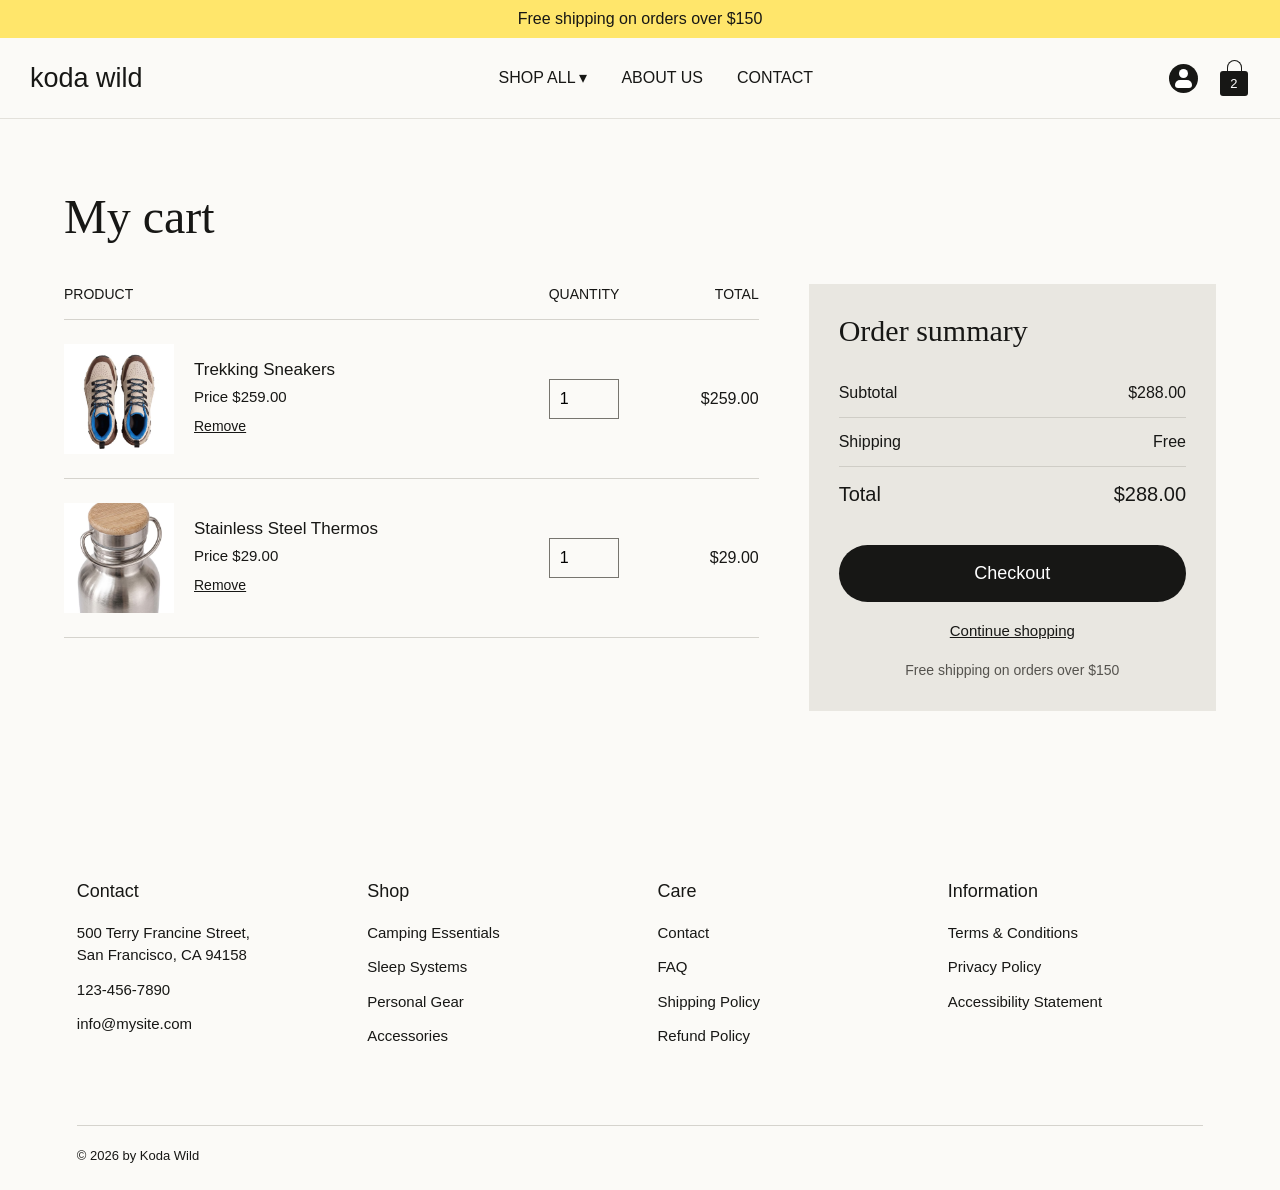
<file: cart.html>
<!DOCTYPE html>
<html lang="en">
<head>
    <meta charset="UTF-8">
    <meta name="viewport" content="width=device-width, initial-scale=1.0">
    <title>Cart | Koda Wild</title>
    <link rel="stylesheet" href="style.css">
    <link rel="stylesheet" href="cart.css">
</head>
<body>
    <header>
        <div class="shipping-bar">
            <p>Free shipping on orders over $150</p>
        </div>

        <div class="header">
            <a href="index.html" class="logo">koda wild</a>
            <nav class="main-links">
                <div class="dropdown">
                    <a href="shop.html">Shop all &#9662;</a>
                    <div class="dropdown-menu">
                        <a href="shop.html">Camping Essentials</a>
                        <a href="shop.html">Sleep Systems</a>
                        <a href="shop.html">Personal Gear</a>
                        <a href="shop.html">Accessories</a>
                    </div>
                </div>
                <a href="about.html">About us</a>
                <a href="contact.html">Contact</a>
            </nav>
            <div class="header-links">
                <a href="login.html" class="account" aria-label="Account">
                    <div class="account-head"></div>
                    <div class="account-body"></div>
                </a>
                <a href="cart.html" class="bag" aria-label="Shopping bag">
                    <div class="bag-handle"></div>
                    <div class="bag-shape">2</div>
                </a>
            </div>
        </div>
    </header>
    <main>

        <section class="cart">
            <h1>My cart</h1>
            <div class="cart-layout">
                <div class="cart-items">
                    <div class="cart-head">
                        <p>Product</p>
                        <p>Quantity</p>
                        <p>Total</p>
                    </div>
                    <div class="cart-item">
                        <div class="cart-product">
                            <a href="#" class="cart-picture">
                                <img src="pictures/c837a6_ed8ea89dba534d4bb17a308eb09ec2ab~mv2.avif" alt="Trekking sneakers">
                            </a>
                            <div class="cart-info">
                                <h3>Trekking Sneakers</h3>
                                <p>Price $259.00</p>
                                <a href="#" class="remove">Remove</a>
                            </div>
                        </div>
                        <input type="number" class="cart-qty" value="1" min="1" aria-label="Quantity">
                        <p class="cart-total">$259.00</p>
                    </div>
                    <div class="cart-item">
                        <div class="cart-product">
                            <a href="#" class="cart-picture">
                                <img src="pictures/c837a6_e4f8593816f64dd8a1f34f2ace7021d4~mv2.avif" alt="Stainless steel thermos">
                            </a>
                            <div class="cart-info">
                                <h3>Stainless Steel Thermos</h3>
                                <p>Price $29.00</p>
                                <a href="#" class="remove">Remove</a>
                            </div>
                        </div>
                        <input type="number" class="cart-qty" value="1" min="1" aria-label="Quantity">
                        <p class="cart-total">$29.00</p>
                    </div>
                </div>

                <div class="cart-summary">
                    <h2>Order summary</h2>
                    <div class="summary-row">
                        <p>Subtotal</p>
                        <p>$288.00</p>
                    </div>
                    <div class="summary-row">
                        <p>Shipping</p>
                        <p>Free</p>
                    </div>
                    <div class="summary-row total">
                        <p>Total</p>
                        <p>$288.00</p>
                    </div>
                    <a href="#" class="button black-button">Checkout</a>
                    <a href="shop.html" class="continue">Continue shopping</a>
                    <p class="note">Free shipping on orders over $150</p>
                </div>
            </div>
        </section>
    </main>

    <footer class="site-footer">
        <div class="footer-part">
            <h2>Contact</h2>
            <p>500 Terry Francine Street,<br>San Francisco, CA 94158</p>
            <p>123-456-7890</p>
            <p>info@mysite.com</p>
        </div>
        <div class="footer-part">
            <h2>Shop</h2>
            <a href="shop.html">Camping Essentials</a>
            <a href="shop.html">Sleep Systems</a>
            <a href="shop.html">Personal Gear</a>
            <a href="shop.html">Accessories</a>
        </div>
        <div class="footer-part">
            <h2>Care</h2>
            <a href="contact.html">Contact</a>
            <a href="about.html#faq">FAQ</a>
            <a href="#">Shipping Policy</a>
            <a href="#">Refund Policy</a>
        </div>
        <div class="footer-part">
            <h2>Information</h2>
            <a href="#">Terms &amp; Conditions</a>
            <a href="#">Privacy Policy</a>
            <a href="#">Accessibility Statement</a>
        </div>
        <p class="copyright">&copy; 2026 by Koda Wild</p>
    </footer>
</body>
</html>
</file>
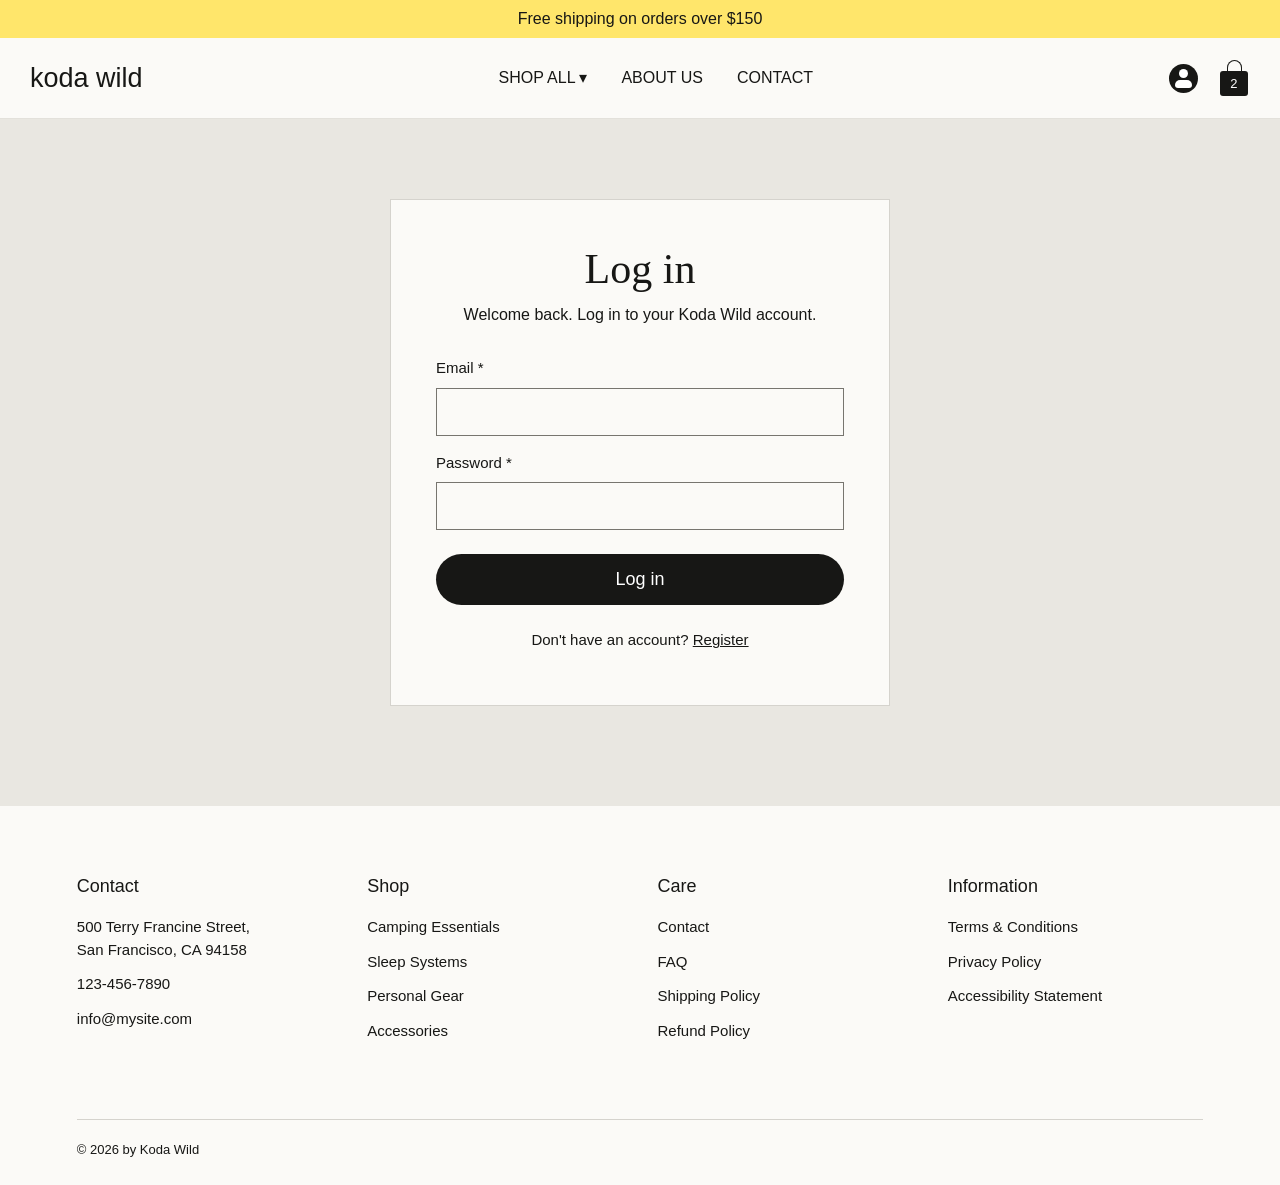
<file: login.html>
<!DOCTYPE html>
<html lang="en">
<head>
    <meta charset="UTF-8">
    <meta name="viewport" content="width=device-width, initial-scale=1.0">
    <title>Log in | Koda Wild</title>
    <link rel="stylesheet" href="style.css">
    <link rel="stylesheet" href="auth.css">
</head>
<body>
    <header>
        <div class="shipping-bar">
            <p>Free shipping on orders over $150</p>
        </div>

        <div class="header">
            <a href="index.html" class="logo">koda wild</a>
            <nav class="main-links">
                <div class="dropdown">
                    <a href="shop.html">Shop all &#9662;</a>
                    <div class="dropdown-menu">
                        <a href="shop.html">Camping Essentials</a>
                        <a href="shop.html">Sleep Systems</a>
                        <a href="shop.html">Personal Gear</a>
                        <a href="shop.html">Accessories</a>
                    </div>
                </div>
                <a href="about.html">About us</a>
                <a href="contact.html">Contact</a>
            </nav>
            <div class="header-links">
                <a href="login.html" class="account" aria-label="Account">
                    <div class="account-head"></div>
                    <div class="account-body"></div>
                </a>
                <a href="cart.html" class="bag" aria-label="Shopping bag">
                    <div class="bag-handle"></div>
                    <div class="bag-shape">2</div>
                </a>
            </div>
        </div>
    </header>
    <main>

        <section class="auth">
            <div class="auth-card">
                <h1>Log in</h1>
                <p>Welcome back. Log in to your Koda Wild account.</p>
                <form class="auth-form" action="login.html">
                    <div class="field">
                        <label for="login-email">Email *</label>
                        <input type="email" id="login-email" name="email" required>
                    </div>
                    <div class="field">
                        <label for="login-password">Password *</label>
                        <input type="password" id="login-password" name="password" required>
                    </div>
                    <button type="submit" class="button black-button">Log in</button>
                </form>
                <div class="auth-links">
                    <p>Don't have an account? <a href="register.html">Register</a></p>
                </div>
            </div>
        </section>
    </main>

    <footer class="site-footer">
        <div class="footer-part">
            <h2>Contact</h2>
            <p>500 Terry Francine Street,<br>San Francisco, CA 94158</p>
            <p>123-456-7890</p>
            <p>info@mysite.com</p>
        </div>
        <div class="footer-part">
            <h2>Shop</h2>
            <a href="shop.html">Camping Essentials</a>
            <a href="shop.html">Sleep Systems</a>
            <a href="shop.html">Personal Gear</a>
            <a href="shop.html">Accessories</a>
        </div>
        <div class="footer-part">
            <h2>Care</h2>
            <a href="contact.html">Contact</a>
            <a href="about.html#faq">FAQ</a>
            <a href="#">Shipping Policy</a>
            <a href="#">Refund Policy</a>
        </div>
        <div class="footer-part">
            <h2>Information</h2>
            <a href="#">Terms &amp; Conditions</a>
            <a href="#">Privacy Policy</a>
            <a href="#">Accessibility Statement</a>
        </div>
        <p class="copyright">&copy; 2026 by Koda Wild</p>
    </footer>
</body>
</html>
</file>
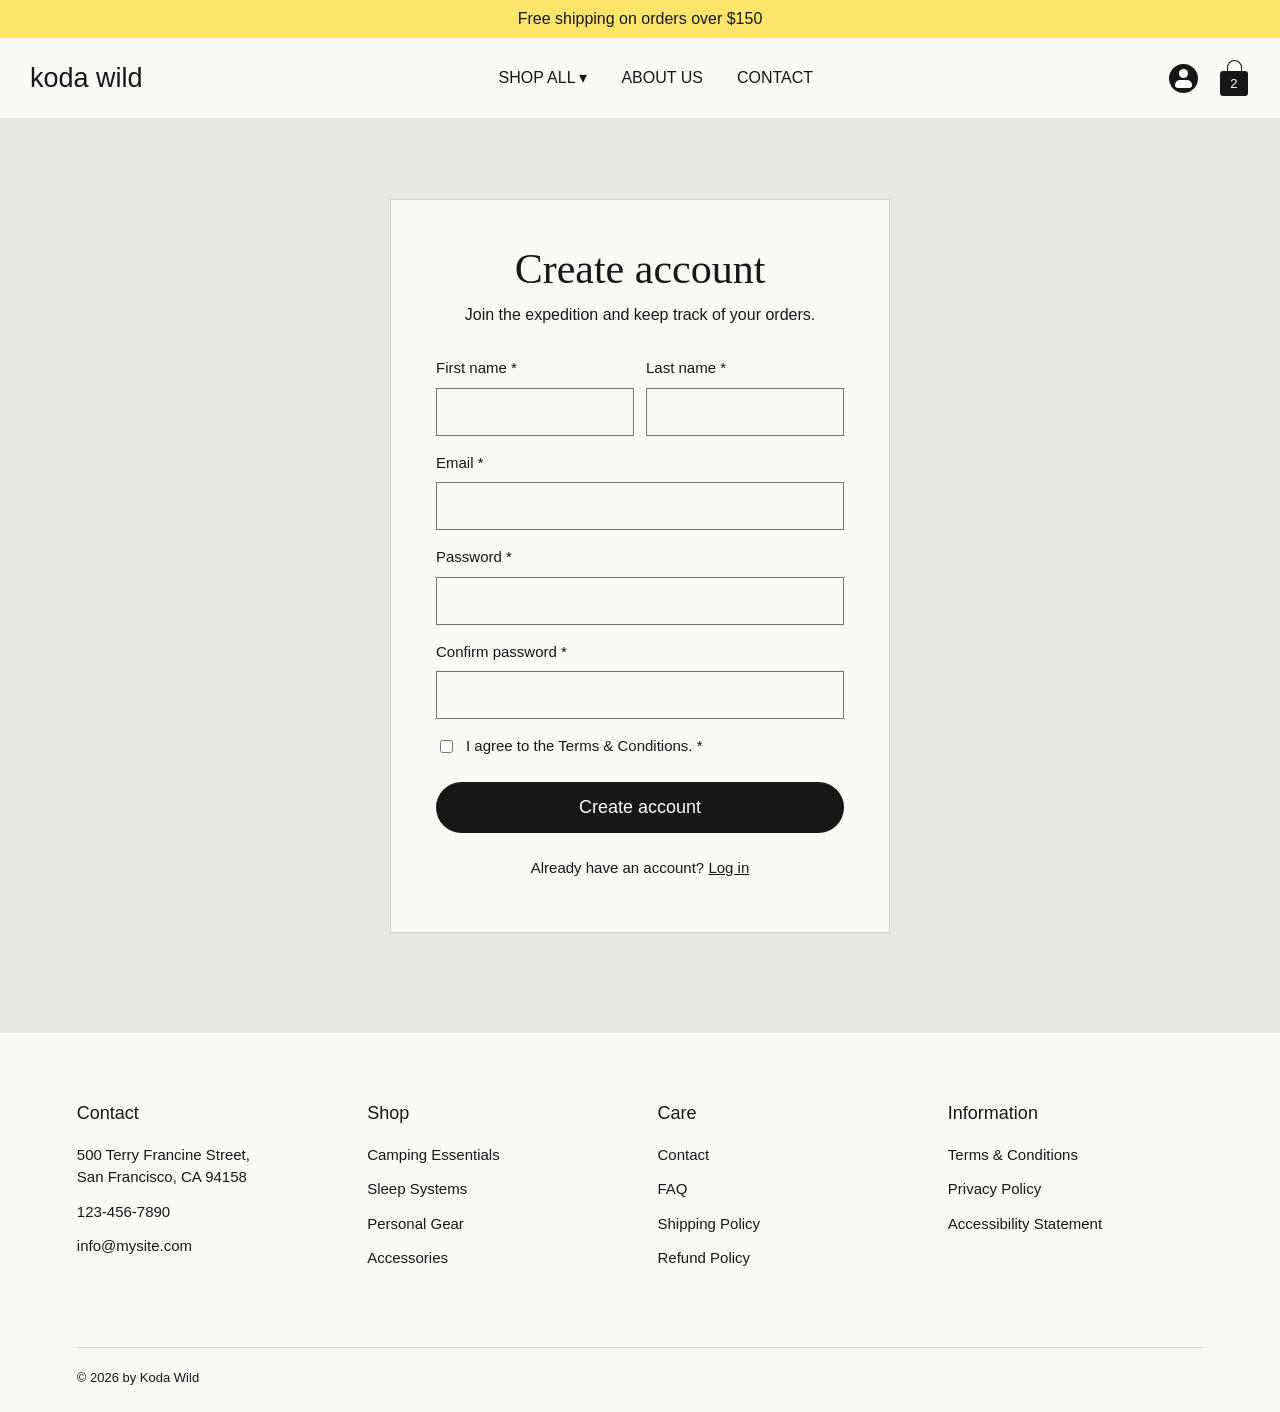
<file: register.html>
<!DOCTYPE html>
<html lang="en">
<head>
    <meta charset="UTF-8">
    <meta name="viewport" content="width=device-width, initial-scale=1.0">
    <title>Register | Koda Wild</title>
    <link rel="stylesheet" href="style.css">
    <link rel="stylesheet" href="auth.css">
</head>
<body>
    <header>
        <div class="shipping-bar">
            <p>Free shipping on orders over $150</p>
        </div>

        <div class="header">
            <a href="index.html" class="logo">koda wild</a>
            <nav class="main-links">
                <div class="dropdown">
                    <a href="shop.html">Shop all &#9662;</a>
                    <div class="dropdown-menu">
                        <a href="shop.html">Camping Essentials</a>
                        <a href="shop.html">Sleep Systems</a>
                        <a href="shop.html">Personal Gear</a>
                        <a href="shop.html">Accessories</a>
                    </div>
                </div>
                <a href="about.html">About us</a>
                <a href="contact.html">Contact</a>
            </nav>
            <div class="header-links">
                <a href="login.html" class="account" aria-label="Account">
                    <div class="account-head"></div>
                    <div class="account-body"></div>
                </a>
                <a href="cart.html" class="bag" aria-label="Shopping bag">
                    <div class="bag-handle"></div>
                    <div class="bag-shape">2</div>
                </a>
            </div>
        </div>
    </header>
    <main>

        <section class="auth">
            <div class="auth-card">
                <h1>Create account</h1>
                <p>Join the expedition and keep track of your orders.</p>
                <form class="auth-form" action="register.html">
                    <div class="name-row">
                        <div class="field">
                            <label for="first-name">First name *</label>
                            <input type="text" id="first-name" name="first-name" required>
                        </div>
                        <div class="field">
                            <label for="last-name">Last name *</label>
                            <input type="text" id="last-name" name="last-name" required>
                        </div>
                    </div>
                    <div class="field">
                        <label for="register-email">Email *</label>
                        <input type="email" id="register-email" name="email" required>
                    </div>
                    <div class="field">
                        <label for="register-password">Password *</label>
                        <input type="password" id="register-password" name="password" minlength="8" required>
                    </div>
                    <div class="field">
                        <label for="confirm-password">Confirm password *</label>
                        <input type="password" id="confirm-password" name="confirm-password" minlength="8" required>
                    </div>
                    <label class="check" for="terms">
                        <input type="checkbox" id="terms" required>
                        I agree to the Terms &amp; Conditions. *
                    </label>
                    <button type="submit" class="button black-button">Create account</button>
                </form>
                <div class="auth-links">
                    <p>Already have an account? <a href="login.html">Log in</a></p>
                </div>
            </div>
        </section>
    </main>

    <footer class="site-footer">
        <div class="footer-part">
            <h2>Contact</h2>
            <p>500 Terry Francine Street,<br>San Francisco, CA 94158</p>
            <p>123-456-7890</p>
            <p>info@mysite.com</p>
        </div>
        <div class="footer-part">
            <h2>Shop</h2>
            <a href="shop.html">Camping Essentials</a>
            <a href="shop.html">Sleep Systems</a>
            <a href="shop.html">Personal Gear</a>
            <a href="shop.html">Accessories</a>
        </div>
        <div class="footer-part">
            <h2>Care</h2>
            <a href="contact.html">Contact</a>
            <a href="about.html#faq">FAQ</a>
            <a href="#">Shipping Policy</a>
            <a href="#">Refund Policy</a>
        </div>
        <div class="footer-part">
            <h2>Information</h2>
            <a href="#">Terms &amp; Conditions</a>
            <a href="#">Privacy Policy</a>
            <a href="#">Accessibility Statement</a>
        </div>
        <p class="copyright">&copy; 2026 by Koda Wild</p>
    </footer>
</body>
</html>
</file>
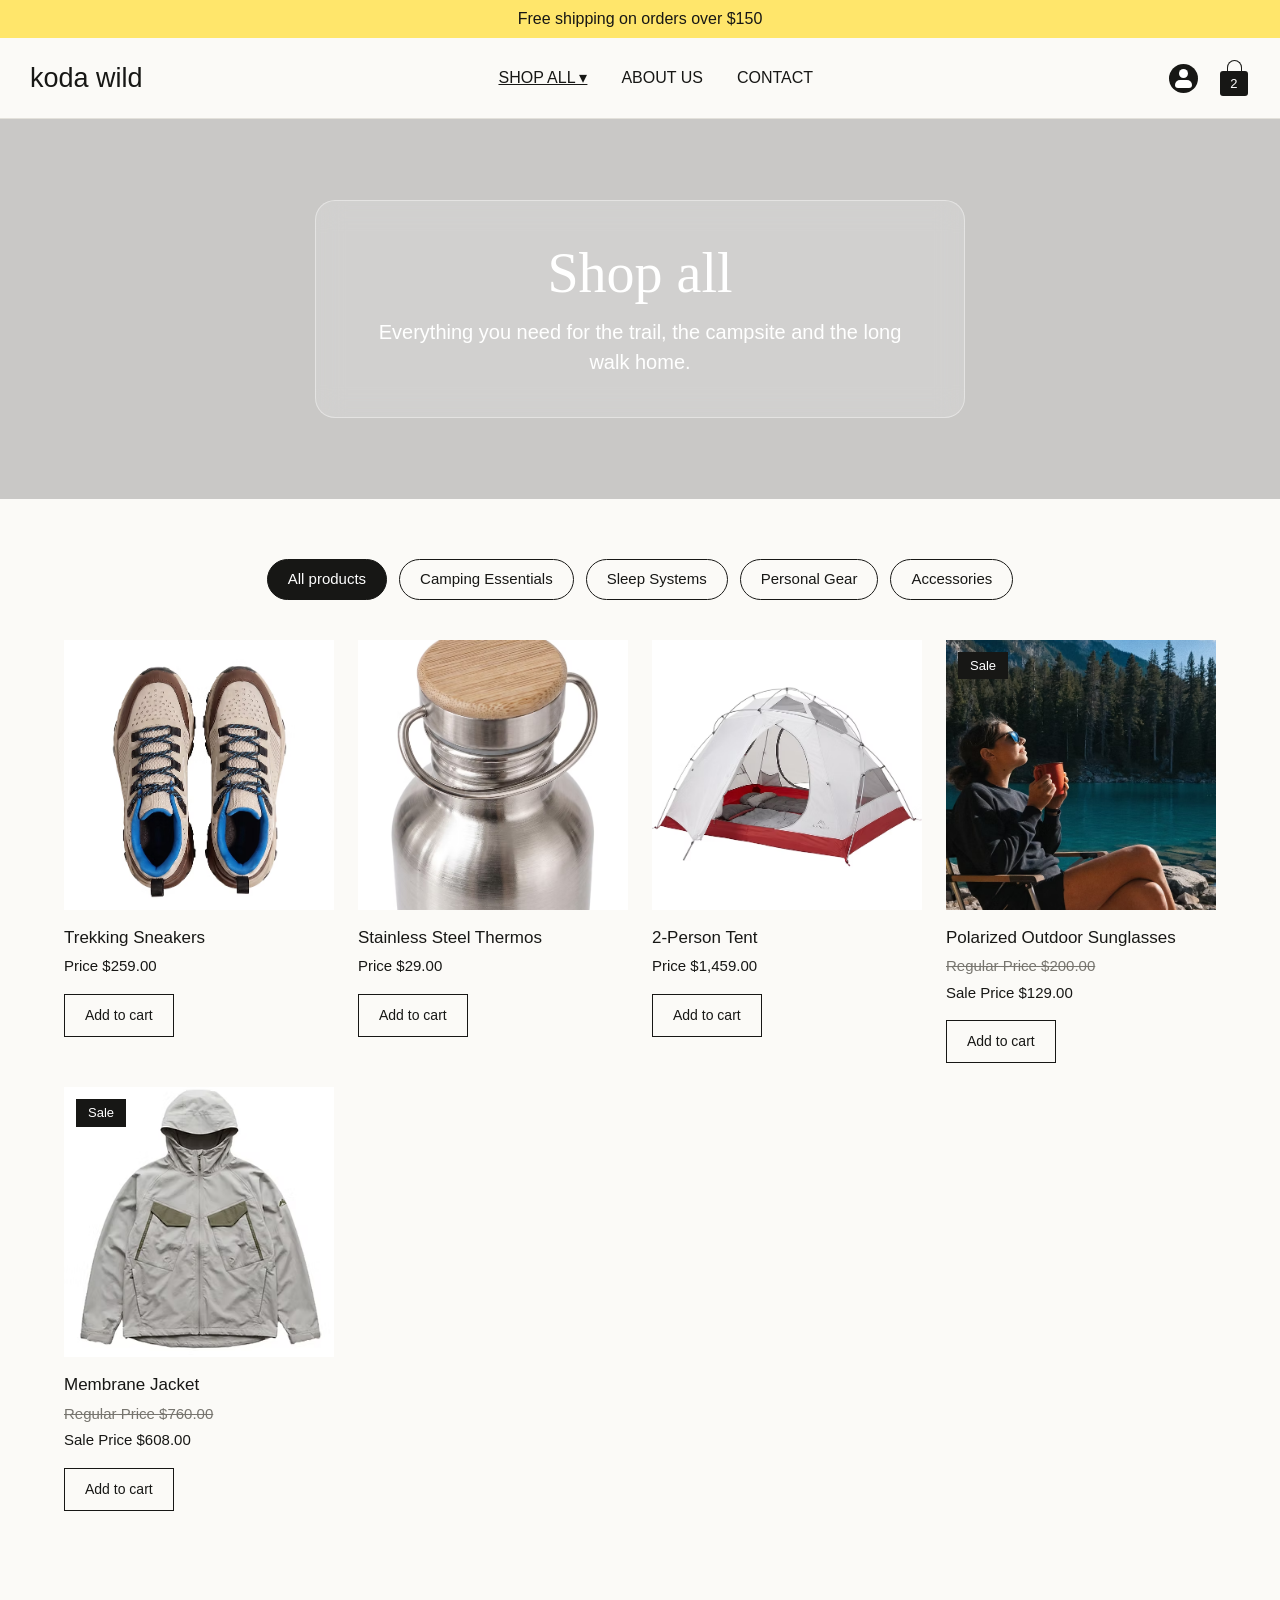
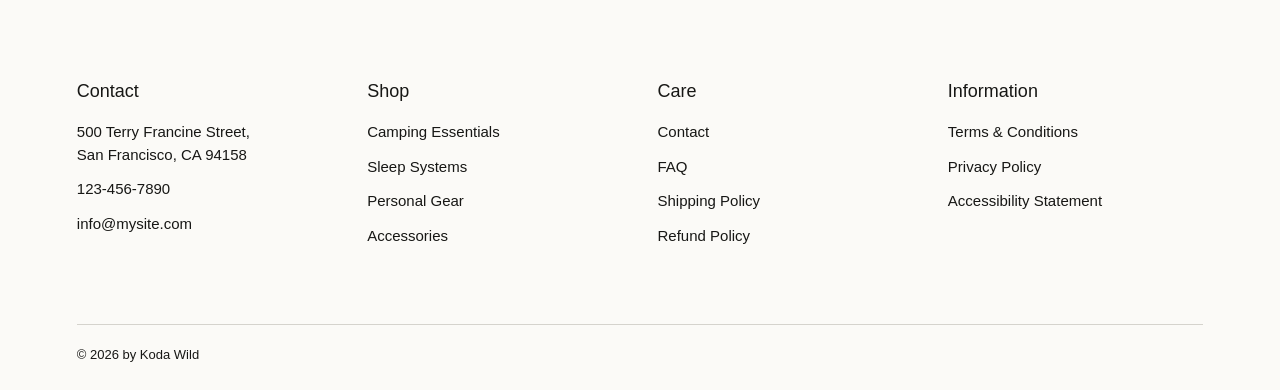
<file: shop.html>
<!DOCTYPE html>
<html lang="en">
<head>
    <meta charset="UTF-8">
    <meta name="viewport" content="width=device-width, initial-scale=1.0">
    <title>Shop all | Koda Wild</title>
    <link rel="stylesheet" href="style.css">
    <link rel="stylesheet" href="shop.css">
</head>
<body>
    <header>
        <div class="shipping-bar">
            <p>Free shipping on orders over $150</p>
        </div>

        <div class="header">
            <a href="index.html" class="logo">koda wild</a>
            <nav class="main-links">
                <div class="dropdown">
                    <a href="shop.html" class="current">Shop all &#9662;</a>
                    <div class="dropdown-menu">
                        <a href="shop.html">Camping Essentials</a>
                        <a href="shop.html">Sleep Systems</a>
                        <a href="shop.html">Personal Gear</a>
                        <a href="shop.html">Accessories</a>
                    </div>
                </div>
                <a href="about.html">About us</a>
                <a href="contact.html">Contact</a>
            </nav>
            <div class="header-links">
                <a href="login.html" class="account" aria-label="Account">
                    <div class="account-head"></div>
                    <div class="account-body"></div>
                </a>
                <a href="cart.html" class="bag" aria-label="Shopping bag">
                    <div class="bag-handle"></div>
                    <div class="bag-shape">2</div>
                </a>
            </div>
        </div>
    </header>
    <main>
        <div class="page-banner banner-shop">
            <div class="glass">
                <h1>Shop all</h1>
                <p>Everything you need for the trail, the campsite and the long walk home.</p>
            </div>
        </div>

        <section class="shop">
            <div class="filters">
                <a href="#" class="filter active">All products</a>
                <a href="#" class="filter">Camping Essentials</a>
                <a href="#" class="filter">Sleep Systems</a>
                <a href="#" class="filter">Personal Gear</a>
                <a href="#" class="filter">Accessories</a>
            </div>
            <div class="product-list">
                <div class="product">
                    <a href="#" class="product-picture">
                        <img src="pictures/c837a6_ed8ea89dba534d4bb17a308eb09ec2ab~mv2.avif" alt="Trekking Sneakers">
                        
                    </a>
                    <h3>Trekking Sneakers</h3>
                    <p>Price $259.00</p>
                    <a href="cart.html" class="add-button">Add to cart</a>
                </div>
                <div class="product">
                    <a href="#" class="product-picture">
                        <img src="pictures/c837a6_e4f8593816f64dd8a1f34f2ace7021d4~mv2.avif" alt="Stainless Steel Thermos">
                        
                    </a>
                    <h3>Stainless Steel Thermos</h3>
                    <p>Price $29.00</p>
                    <a href="cart.html" class="add-button">Add to cart</a>
                </div>
                <div class="product">
                    <a href="#" class="product-picture">
                        <img src="pictures/c837a6_8c94e2b341274121820add6117c86164~mv2.avif" alt="2-Person Tent">
                        
                    </a>
                    <h3>2-Person Tent</h3>
                    <p>Price $1,459.00</p>
                    <a href="cart.html" class="add-button">Add to cart</a>
                </div>
                <div class="product">
                    <a href="#" class="product-picture">
                        <img src="pictures/c837a6_3d881303113940e8b826c2c0a5ddc29a~mv2.avif" alt="Polarized Outdoor Sunglasses">
                        <span class="badge">Sale</span>
                    </a>
                    <h3>Polarized Outdoor Sunglasses</h3>
                    <p class="previous-price">Regular Price $200.00</p>
                    <p>Sale Price $129.00</p>
                    <a href="cart.html" class="add-button">Add to cart</a>
                </div>
                <div class="product">
                    <a href="#" class="product-picture">
                        <img src="pictures/c837a6_88640b63943d4f27b404f3fe74c75a3a~mv2.avif" alt="Membrane Jacket">
                        <span class="badge">Sale</span>
                    </a>
                    <h3>Membrane Jacket</h3>
                    <p class="previous-price">Regular Price $760.00</p>
                    <p>Sale Price $608.00</p>
                    <a href="cart.html" class="add-button">Add to cart</a>
                </div>
            </div>
        </section>
    </main>

    <footer class="site-footer">
        <div class="footer-part">
            <h2>Contact</h2>
            <p>500 Terry Francine Street,<br>San Francisco, CA 94158</p>
            <p>123-456-7890</p>
            <p>info@mysite.com</p>
        </div>
        <div class="footer-part">
            <h2>Shop</h2>
            <a href="shop.html">Camping Essentials</a>
            <a href="shop.html">Sleep Systems</a>
            <a href="shop.html">Personal Gear</a>
            <a href="shop.html">Accessories</a>
        </div>
        <div class="footer-part">
            <h2>Care</h2>
            <a href="contact.html">Contact</a>
            <a href="about.html#faq">FAQ</a>
            <a href="#">Shipping Policy</a>
            <a href="#">Refund Policy</a>
        </div>
        <div class="footer-part">
            <h2>Information</h2>
            <a href="#">Terms &amp; Conditions</a>
            <a href="#">Privacy Policy</a>
            <a href="#">Accessibility Statement</a>
        </div>
        <p class="copyright">&copy; 2026 by Koda Wild</p>
    </footer>
</body>
</html>
</file>
<file: style.css>
* {
    box-sizing: border-box;
}

body {
    margin: 0;
    background: #fbfaf7;
    color: #171715;
    font-family: Arial, Helvetica, sans-serif;
    line-height: 1.5;
}

img {
    max-width: 100%;
}

a {
    color: inherit;
}

h1,
h2,
h3 {
    font-family: Georgia, "Times New Roman", serif;
    font-weight: 400;
    line-height: 1.15;
}

.shipping-bar {
    min-height: 38px;
    padding: 6px 12px;
    display: flex;
    justify-content: center;
    align-items: center;
    background: #ffe66b;
    text-align: center;
}

.shipping-bar p {
    margin: 0;
    font-size: 16px;
}

.header {
    min-height: 66px;
    padding: 8px 30px;
    display: flex;
    align-items: center;
    justify-content: space-between;
    background: #fbfaf7;
    border-bottom: 1px solid #e3e1db;
}

.logo {
    font-size: 27px;
    font-weight: 300;
    text-decoration: none;
}

.main-links {
    display: flex;
    align-items: center;
    gap: 34px;
}

.main-links a {
    font-size: 16px;
    text-decoration: none;
    text-transform: uppercase;
}

.main-links a:hover,
.main-links a.current {
    text-decoration: underline;
}

.dropdown {
    position: relative;
    padding: 20px 0;
}

.dropdown-menu {
    min-width: 220px;
    padding: 10px 0;
    position: absolute;
    top: 100%;
    left: -20px;
    display: none;
    background: #fbfaf7;
    border: 1px solid #e3e1db;
    z-index: 10;
}

.dropdown:hover .dropdown-menu {
    display: block;
}

.dropdown-menu a {
    padding: 10px 20px;
    display: block;
    text-transform: none;
}

.header-links {
    display: flex;
    align-items: center;
    gap: 22px;
}

.bag {
    width: 30px;
    height: 36px;
    position: relative;
    display: flex;
    align-items: end;
    text-decoration: none;
}

.bag-handle {
    width: 15px;
    height: 14px;
    position: absolute;
    top: 0;
    left: 7px;
    border: 1.5px solid #171715;
    border-bottom: 0;
    border-radius: 10px 10px 0 0;
}

.bag-shape {
    width: 28px;
    height: 25px;
    display: flex;
    align-items: center;
    justify-content: center;
    border-radius: 3px;
    background: #171715;
    color: white;
    font-size: 13px;
}

.account {
    width: 29px;
    height: 29px;
    position: relative;
    display: block;
    border-radius: 50%;
    background: #171715;
}

.account-head {
    width: 9px;
    height: 9px;
    position: absolute;
    top: 5px;
    left: 10px;
    border-radius: 50%;
    background: white;
}

.account-body {
    width: 17px;
    height: 8px;
    position: absolute;
    bottom: 5px;
    left: 6px;
    border-radius: 10px 10px 6px 6px;
    background: white;
}

.glass {
    padding: 50px;
    background: rgba(255, 255, 255, 0.16);
    -webkit-backdrop-filter: blur(14px);
    backdrop-filter: blur(14px);
    border: 1px solid rgba(255, 255, 255, 0.4);
    border-radius: 20px;
    color: white;
}

.button {
    min-width: 230px;
    padding: 15px 30px;
    display: inline-block;
    border: 0;
    border-radius: 35px;
    cursor: pointer;
    font-family: inherit;
    font-size: 18px;
    text-align: center;
    text-decoration: none;
}

.white-button {
    background: white;
    color: #171715;
}

.black-button {
    background: #171715;
    color: white;
}

.add-button {
    margin-top: 12px;
    padding: 10px 20px;
    display: inline-block;
    border: 1px solid #171715;
    font-size: 14px;
    text-decoration: none;
}

.add-button:hover {
    background: #171715;
    color: white;
}

.button:hover,
.footer-part a:hover {
    text-decoration: underline;
}

.product-list {
    margin-bottom: 45px;
    display: grid;
    grid-template-columns: repeat(4, 1fr);
    gap: 24px;
    text-align: left;
}

.product {
    min-width: 0;
}

.product-picture {
    margin-bottom: 18px;
    position: relative;
    display: block;
    aspect-ratio: 1 / 1;
    overflow: hidden;
    background: #f0efec;
}

.product-picture img {
    width: 100%;
    height: 100%;
    display: block;
    object-fit: cover;
}

.badge {
    padding: 4px 12px;
    position: absolute;
    top: 12px;
    left: 12px;
    background: #171715;
    color: white;
    font-size: 13px;
}

.product h3 {
    margin: 0 0 8px;
    font-family: Arial, Helvetica, sans-serif;
    font-size: 17px;
}

.product p {
    margin: 0 0 4px;
    font-size: 15px;
}

.previous-price {
    color: #77756f;
    text-decoration: line-through;
}

.signup {
    padding: 90px 20px;
    background: #e9e7e1;
    text-align: center;
}

.signup h2 {
    margin: 0 0 30px;
    font-size: 46px;
}

.signup-form {
    max-width: 560px;
    margin: 0 auto;
    display: flex;
    flex-direction: column;
    gap: 12px;
    text-align: left;
}

.signup-form input[type="email"] {
    width: 100%;
    padding: 14px;
    border: 1px solid #77756f;
    background: transparent;
    font-size: 16px;
}

.signup-form input[type="email"]:focus-visible,
.signup-form .button:focus-visible {
    outline: 2px solid #171715;
    outline-offset: 3px;
}

.check {
    display: flex;
    align-items: center;
    gap: 10px;
    font-size: 15px;
}

.signup-form .button {
    margin-top: 10px;
    width: 100%;
}

.signup-form input[type="submit"] {
    appearance: none;
}

.site-footer {
    padding: 70px 6% 25px;
    display: grid;
    grid-template-columns: repeat(4, 1fr);
    gap: 35px;
}

.footer-part h2 {
    margin: 0 0 20px;
    font-family: Arial, Helvetica, sans-serif;
    font-size: 18px;
}

.footer-part p,
.footer-part a {
    margin: 0 0 12px;
    display: block;
    font-size: 15px;
}

.footer-part a {
    text-decoration: none;
}

.copyright {
    grid-column: 1 / -1;
    margin: 30px 0 0;
    padding-top: 20px;
    border-top: 1px solid #d5d3cd;
    font-size: 13px;
}

@media (max-width: 1000px) {
    .product-list {
        grid-template-columns: repeat(2, 1fr);
    }

    .site-footer {
        grid-template-columns: repeat(2, 1fr);
    }
}

@media (max-width: 800px) {
    .header {
        padding: 12px 20px;
        flex-wrap: wrap;
        gap: 10px;
    }

    .main-links {
        order: 3;
        width: 100%;
        justify-content: center;
        gap: 24px;
    }

    .dropdown {
        padding: 0;
    }

    .dropdown-menu {
        display: none !important;
    }

    .glass {
        padding: 35px;
    }
}

@media (max-width: 500px) {
    .header {
        padding: 12px 16px;
    }

    .logo {
        font-size: 25px;
    }

    .header-links {
        gap: 18px;
    }

    .main-links {
        gap: 16px;
    }

    .main-links a {
        font-size: 13px;
    }

    .shipping-bar p {
        font-size: 13px;
    }

    .glass {
        padding: 26px 22px;
        border-radius: 16px;
    }

    .button {
        min-width: 200px;
        font-size: 16px;
    }

    .product-list {
        gap: 16px;
    }

    .product h3 {
        font-size: 15px;
    }

    .product p {
        font-size: 13px;
    }

    .add-button {
        padding: 8px 12px;
        font-size: 13px;
    }

    .signup h2 {
        font-size: 32px;
    }

    .site-footer {
        padding: 50px 22px 20px;
        gap: 25px 20px;
    }
}
</file>
<file: cart.css>
.cart {
    padding: 70px 5% 100px;
}

.cart h1 {
    margin: 0 0 40px;
    font-size: 48px;
}

.cart-layout {
    display: flex;
    align-items: flex-start;
    gap: 50px;
}

.cart-items {
    flex: 2;
    min-width: 0;
}

.cart-head,
.cart-item {
    display: grid;
    grid-template-columns: 1fr 90px 100px;
    align-items: center;
    gap: 20px;
}

.cart-head {
    padding-bottom: 14px;
    border-bottom: 1px solid #d5d3cd;
    font-size: 14px;
    text-transform: uppercase;
}

.cart-head p {
    margin: 0;
}

.cart-head p:last-child,
.cart-total {
    text-align: right;
}

.cart-item {
    padding: 24px 0;
    border-bottom: 1px solid #d5d3cd;
}

.cart-product {
    display: flex;
    align-items: center;
    gap: 20px;
    min-width: 0;
}

.cart-picture {
    width: 110px;
    aspect-ratio: 1 / 1;
    flex-shrink: 0;
    overflow: hidden;
    background: #f0efec;
}

.cart-picture img {
    width: 100%;
    height: 100%;
    display: block;
    object-fit: cover;
}

.cart-info h3 {
    margin: 0 0 6px;
    font-family: Arial, Helvetica, sans-serif;
    font-size: 17px;
}

.cart-info p {
    margin: 0 0 6px;
    font-size: 15px;
}

.remove {
    font-size: 14px;
}

.cart-qty {
    width: 70px;
    padding: 10px;
    border: 1px solid #77756f;
    background: transparent;
    font-size: 16px;
}

.cart-total {
    margin: 0;
    font-size: 16px;
}

.cart-summary {
    padding: 30px;
    flex: 1;
    min-width: 0;
    background: #e9e7e1;
}

.cart-summary h2 {
    margin: 0 0 20px;
    font-size: 30px;
}

.summary-row {
    padding: 12px 0;
    display: flex;
    justify-content: space-between;
    border-bottom: 1px solid #cfcdc6;
}

.summary-row p {
    margin: 0;
}

.summary-row.total {
    margin-bottom: 24px;
    border-bottom: 0;
    font-size: 20px;
}

.cart-summary .button {
    width: 100%;
    min-width: 0;
}

.continue {
    margin-top: 18px;
    display: block;
    font-size: 15px;
    text-align: center;
}

.note {
    margin: 18px 0 0;
    color: #55534e;
    font-size: 14px;
    text-align: center;
}

@media (max-width: 1000px) {
    .cart-layout {
        flex-direction: column;
        gap: 40px;
    }

    .cart-items,
    .cart-summary {
        width: 100%;
    }
}

@media (max-width: 800px) {
    .cart {
        padding: 50px 6% 70px;
    }

    .cart h1 {
        font-size: 38px;
    }
}

@media (max-width: 500px) {
    .cart-head {
        display: none;
    }

    .cart-item {
        grid-template-columns: 1fr auto;
        gap: 16px;
    }

    .cart-product {
        grid-column: 1 / -1;
    }

    .cart-picture {
        width: 90px;
    }

    .cart-summary {
        padding: 24px 20px;
    }
}
</file>
<file: auth.css>
.auth {
    padding: 80px 20px 100px;
    display: flex;
    justify-content: center;
    background: #e9e7e1;
}

.auth-card {
    width: 100%;
    max-width: 500px;
    padding: 45px;
    background: #fbfaf7;
    border: 1px solid #d5d3cd;
}

.auth-card h1 {
    margin: 0 0 10px;
    font-size: 42px;
    text-align: center;
}

.auth-card > p {
    margin: 0 0 30px;
    text-align: center;
}

.auth-form {
    display: flex;
    flex-direction: column;
    gap: 16px;
}

.name-row {
    display: flex;
    gap: 12px;
}

.field {
    flex: 1;
    min-width: 0;
    display: flex;
    flex-direction: column;
    gap: 8px;
}

.field label {
    font-size: 15px;
}

.field input {
    padding: 14px;
    border: 1px solid #77756f;
    background: transparent;
    font-size: 16px;
}

.auth-form .button {
    width: 100%;
    min-width: 0;
    margin-top: 8px;
}

.auth-links {
    margin-top: 24px;
    font-size: 15px;
    text-align: center;
}

.auth-links p {
    margin: 8px 0;
}

@media (max-width: 800px) {
    .auth {
        padding: 60px 5% 80px;
    }
}

@media (max-width: 500px) {
    .auth {
        padding: 40px 16px 60px;
    }

    .auth-card {
        padding: 30px 22px;
    }

    .auth-card h1 {
        font-size: 34px;
    }

    .name-row {
        flex-direction: column;
        gap: 16px;
    }
}
</file>
<file: shop.css>
.page-banner {
    min-height: 380px;
    padding: 50px 6%;
    display: flex;
    align-items: center;
    justify-content: center;
    background-position: center;
    background-size: cover;
    text-align: center;
}

.banner-shop {
    background-image: linear-gradient(rgba(0, 0, 0, 0.2), rgba(0, 0, 0, 0.2)), url("https://static.wixstatic.com/media/c837a6_ba72c85880b442c79eeeb39521b53a50~mv2.png/v1/fill/w_1600,h_1200,al_c,q_90,enc_auto/wild.png");
}

.page-banner .glass {
    max-width: 650px;
    padding: 40px;
}

.page-banner h1 {
    margin: 0 0 12px;
    font-size: 56px;
}

.page-banner p {
    margin: 0;
    font-size: 20px;
}

.shop {
    padding: 60px 5% 100px;
}

.filters {
    margin-bottom: 40px;
    display: flex;
    flex-wrap: wrap;
    justify-content: center;
    gap: 12px;
}

.filter {
    padding: 8px 20px;
    border: 1px solid #171715;
    border-radius: 30px;
    font-size: 15px;
    text-decoration: none;
}

.filter:hover,
.filter.active {
    background: #171715;
    color: white;
}

.shop .product-list {
    margin-bottom: 0;
    grid-template-columns: repeat(auto-fill, minmax(230px, 1fr));
}

@media (max-width: 800px) {
    .page-banner {
        min-height: 320px;
    }

    .page-banner h1 {
        font-size: 44px;
    }
}

@media (max-width: 500px) {
    .shop .product-list {
        gap: 16px;
    }

    .shop .product-list {
        grid-template-columns: repeat(2, 1fr);
    }

    .page-banner {
        min-height: 280px;
        padding: 30px 16px;
    }

    .page-banner .glass {
        padding: 26px 22px;
    }

    .page-banner h1 {
        font-size: 34px;
    }

    .page-banner p {
        font-size: 17px;
    }

    .shop {
        padding: 40px 18px 70px;
    }
}
</file>
